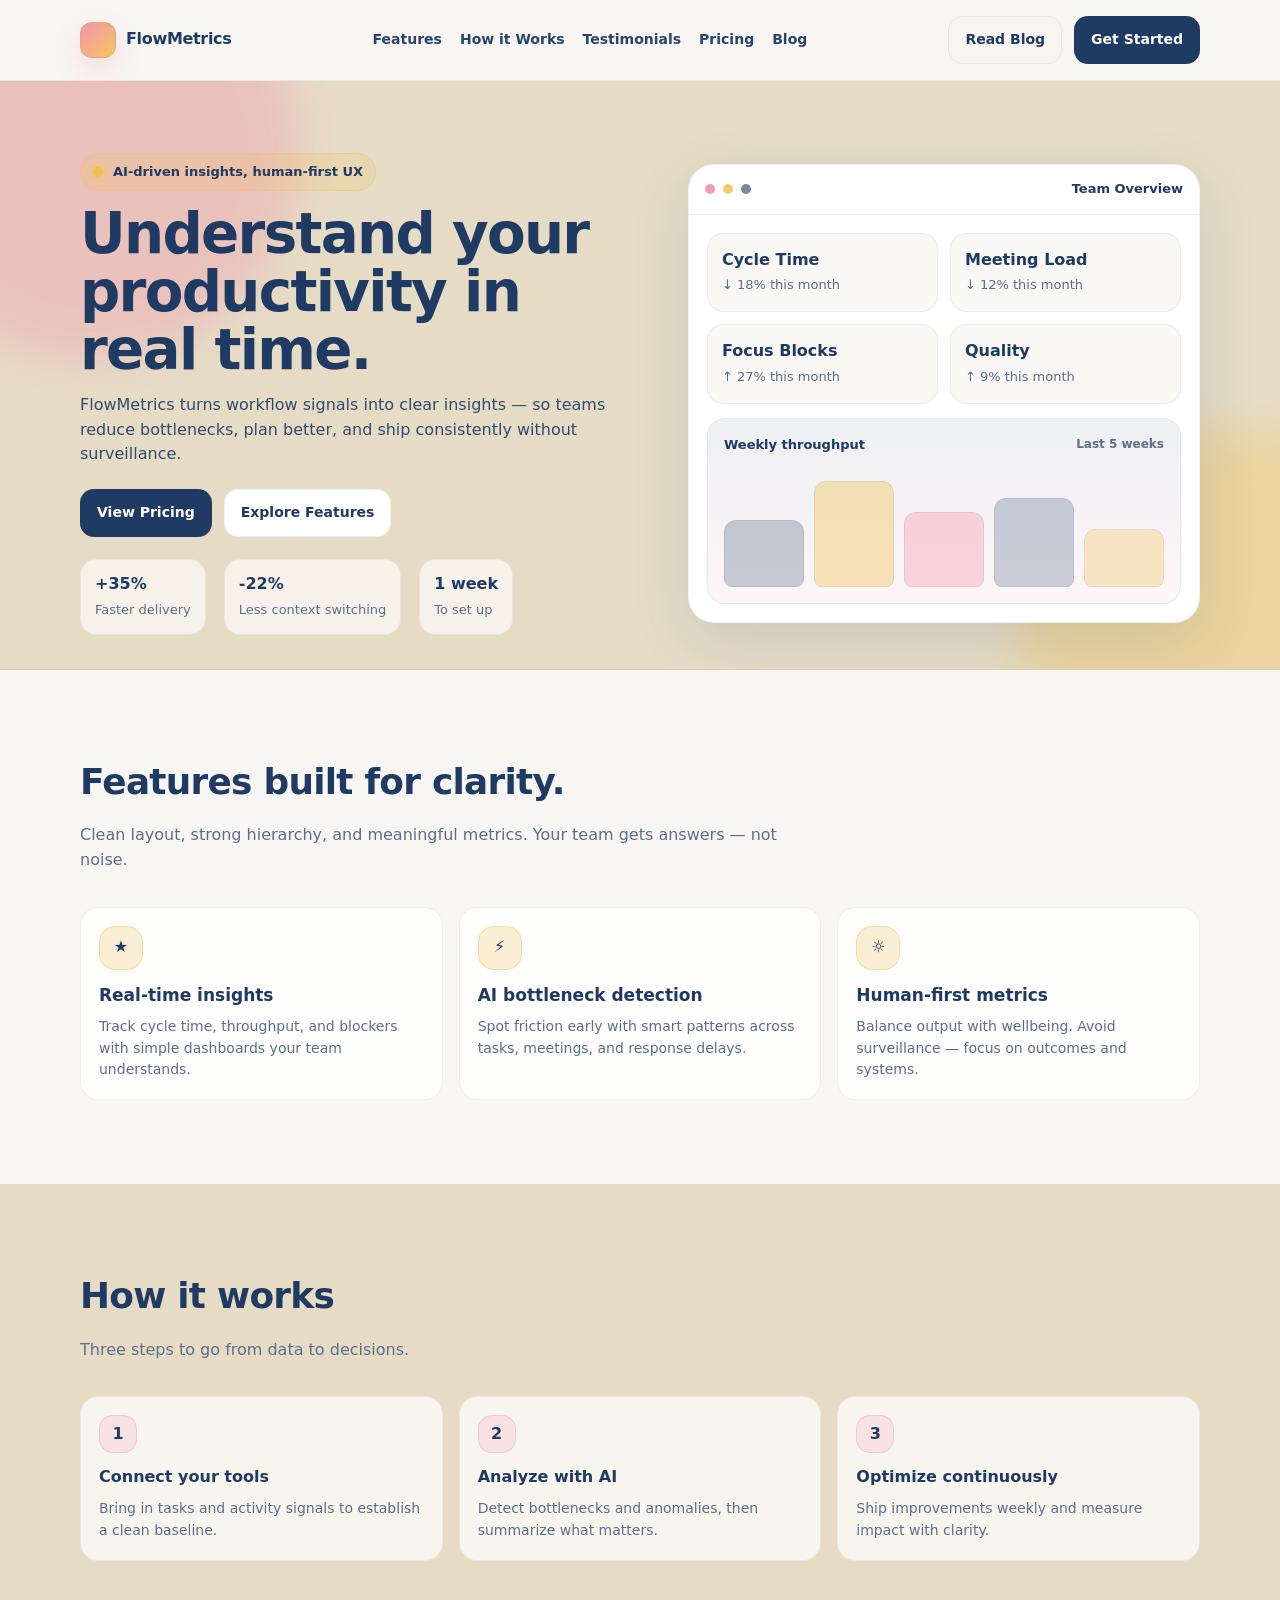
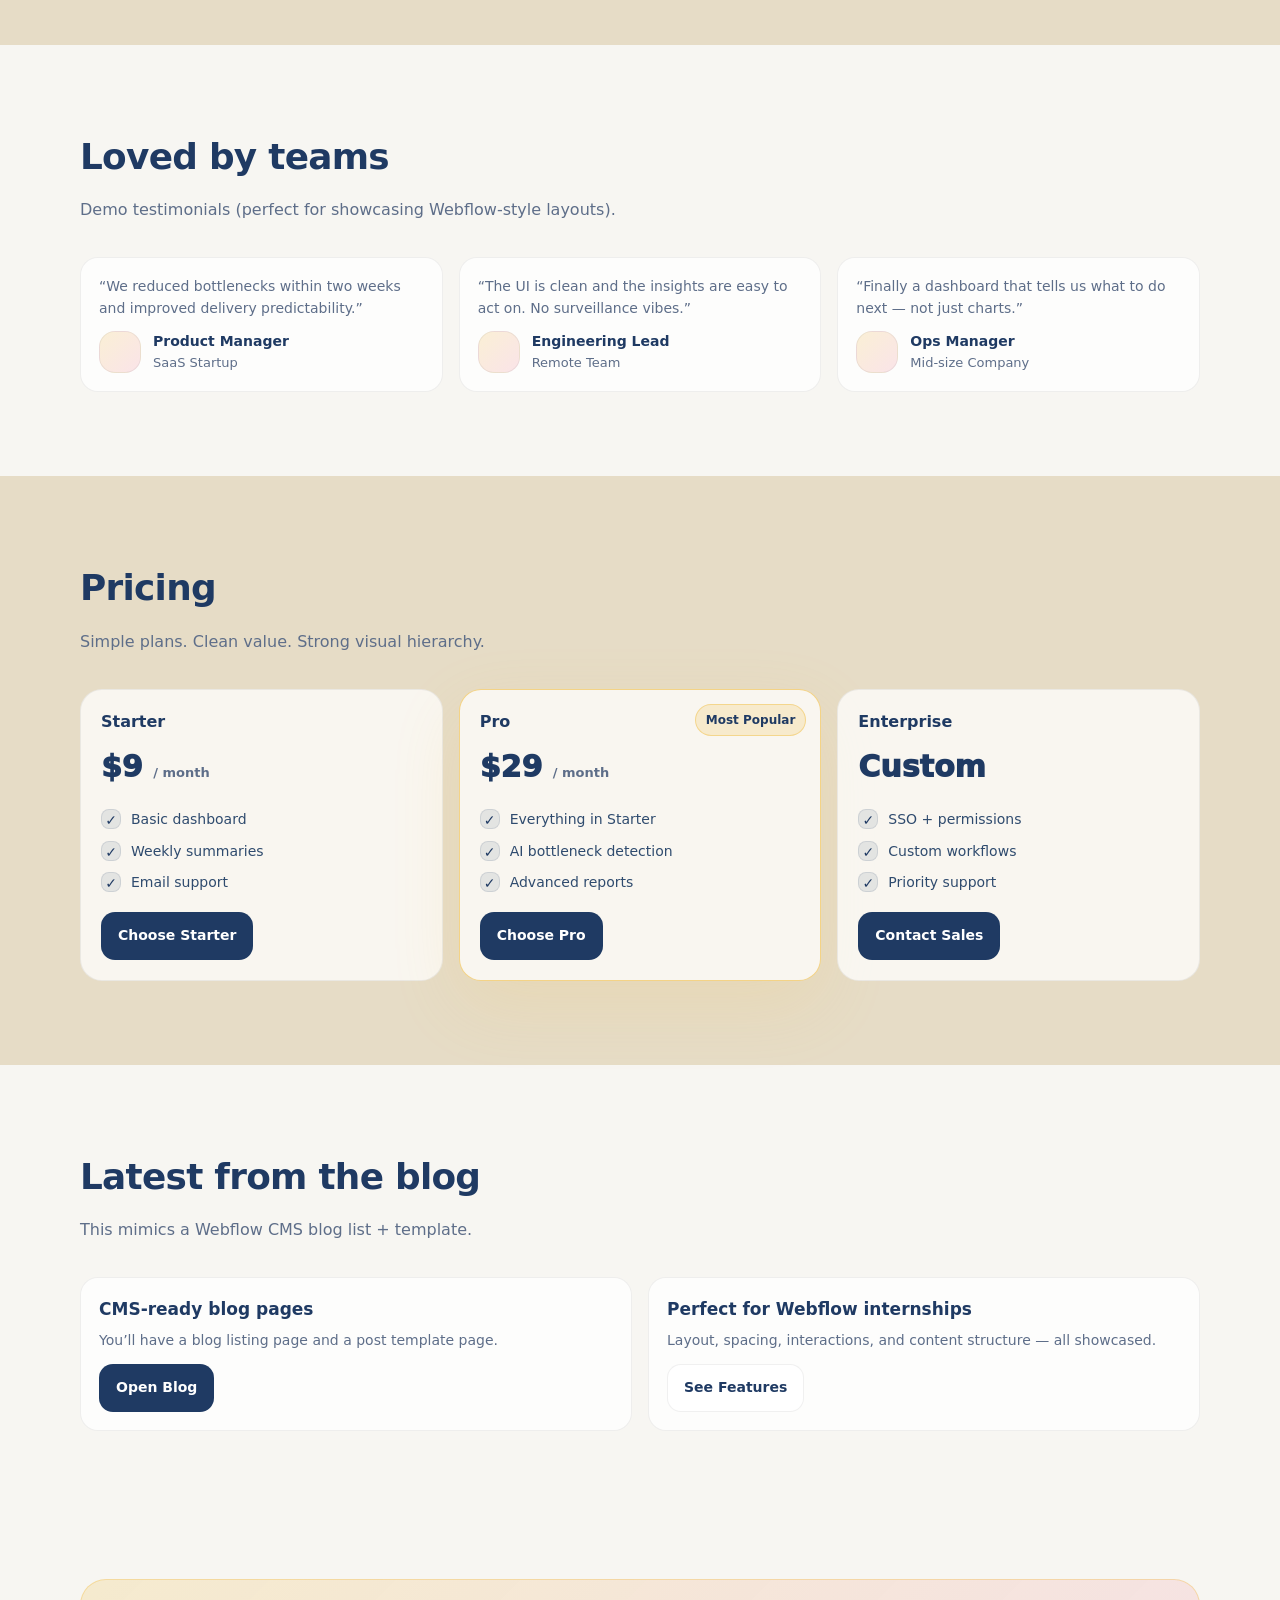
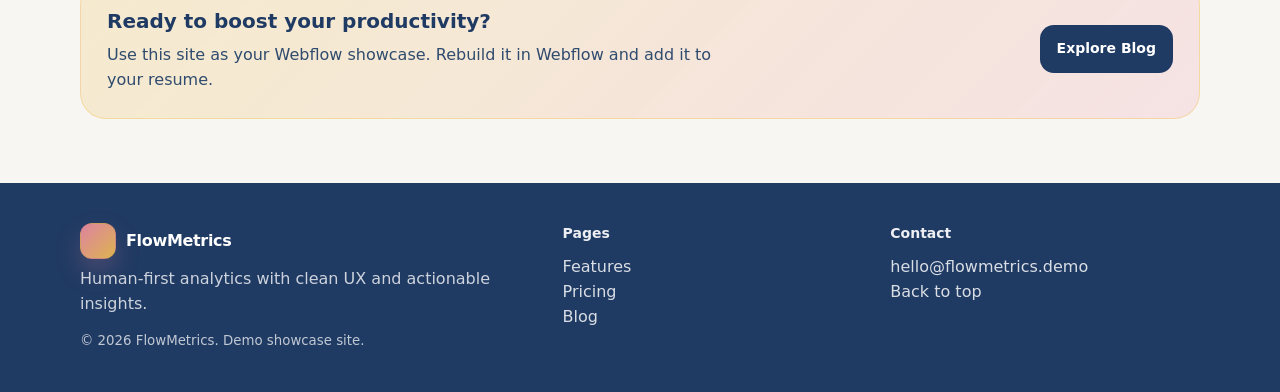
<file: index.html>
<!doctype html>
<html lang="en">

<head>
  <meta charset="UTF-8" />
  <meta name="viewport" content="width=device-width,initial-scale=1" />
  <title>FlowMetrics — Productivity Analytics</title>
  <link rel="stylesheet" href="styles.css" />
</head>

<body>

  <!-- NAV -->
  <div class="navWrap">
    <div class="container">
      <div class="nav">
        <a class="brand" href="#top">
          <span class="brandMark"></span>
          <span>FlowMetrics</span>
        </a>

        <nav class="navLinks">
          <a href="#features">Features</a>
          <a href="#how">How it Works</a>
          <a href="#testimonials">Testimonials</a>
          <a href="#pricing">Pricing</a>
          <a href="blog.html">Blog</a>
        </nav>

        <div class="navActions">
          <a class="btn ghost" href="blog.html">Read Blog</a>
          <a class="btn primary" href="#cta">Get Started</a>
          <button class="burger" id="burger" aria-label="Open menu">
            <span></span><span></span><span></span>
          </button>
        </div>
      </div>

      <div class="mobileMenu" id="mobileMenu">
        <a href="#features">Features</a>
        <a href="#how">How it Works</a>
        <a href="#testimonials">Testimonials</a>
        <a href="#pricing">Pricing</a>
        <a href="blog.html">Blog</a>
        <a href="#cta">Get Started</a>
      </div>
    </div>
  </div>

  <!-- HERO -->
  <header class="hero" id="top">
    <div class="blob pink"></div>
    <div class="blob gold"></div>

    <div class="container">
      <div class="heroGrid">
        <div class="reveal">
          <span class="badge"><span class="dot"></span> AI-driven insights, human-first UX</span>
          <h1 class="heroH">Understand your productivity in real time.</h1>
          <p class="heroP">
            FlowMetrics turns workflow signals into clear insights — so teams reduce bottlenecks,
            plan better, and ship consistently without surveillance.
          </p>

          <div class="heroCtas">
            <a class="btn primary" href="#pricing">View Pricing</a>
            <a class="btn" href="#features">Explore Features</a>
          </div>

          <div class="heroStats">
            <div class="stat">
              <strong>+35%</strong>
              <span>Faster delivery</span>
            </div>
            <div class="stat">
              <strong>-22%</strong>
              <span>Less context switching</span>
            </div>
            <div class="stat">
              <strong>1 week</strong>
              <span>To set up</span>
            </div>
          </div>
        </div>

        <div class="mock reveal" aria-label="Dashboard mock">
          <div class="mockTop">
            <div class="dots"><i></i><i></i><i></i></div>
            <strong style="font-size:13px;">Team Overview</strong>
          </div>
          <div class="mockBody">
            <div class="kpiGrid">
              <div class="kpi">
                <strong>Cycle Time</strong>
                <span>↓ 18% this month</span>
              </div>
              <div class="kpi">
                <strong>Meeting Load</strong>
                <span>↓ 12% this month</span>
              </div>
              <div class="kpi">
                <strong>Focus Blocks</strong>
                <span>↑ 27% this month</span>
              </div>
              <div class="kpi">
                <strong>Quality</strong>
                <span>↑ 9% this month</span>
              </div>
            </div>

            <div class="chart">
              <div style="display:flex;align-items:center;justify-content:space-between;gap:12px;">
                <strong style="font-size:13px;">Weekly throughput</strong>
                <span style="font-size:12px;color:var(--grey);font-weight:700;">Last 5 weeks</span>
              </div>
              <div class="bars" style="margin-top:12px;">
                <div style="height:56%"></div>
                <div></div>
                <div></div>
                <div></div>
                <div></div>
              </div>
            </div>

          </div>
        </div>
      </div>
    </div>
  </header>

  <!-- FEATURES -->
  <section class="section" id="features">
    <div class="container">
      <h2 class="sectionTitle reveal">Features built for clarity.</h2>
      <p class="sectionDesc reveal">
        Clean layout, strong hierarchy, and meaningful metrics. Your team gets answers — not noise.
      </p>

      <div class="grid3">
        <div class="card reveal">
          <div class="iconBadge">★</div>
          <h3>Real-time insights</h3>
          <p>Track cycle time, throughput, and blockers with simple dashboards your team understands.</p>
        </div>

        <div class="card reveal">
          <div class="iconBadge">⚡</div>
          <h3>AI bottleneck detection</h3>
          <p>Spot friction early with smart patterns across tasks, meetings, and response delays.</p>
        </div>

        <div class="card reveal">
          <div class="iconBadge">☼</div>
          <h3>Human-first metrics</h3>
          <p>Balance output with wellbeing. Avoid surveillance — focus on outcomes and systems.</p>
        </div>
      </div>
    </div>
  </section>

  <!-- HOW IT WORKS -->
  <section class="section alt" id="how">
    <div class="container">
      <h2 class="sectionTitle reveal">How it works</h2>
      <p class="sectionDesc reveal">Three steps to go from data to decisions.</p>

      <div class="steps">
        <div class="step reveal">
          <div class="num">1</div>
          <h3>Connect your tools</h3>
          <p>Bring in tasks and activity signals to establish a clean baseline.</p>
        </div>
        <div class="step reveal">
          <div class="num">2</div>
          <h3>Analyze with AI</h3>
          <p>Detect bottlenecks and anomalies, then summarize what matters.</p>
        </div>
        <div class="step reveal">
          <div class="num">3</div>
          <h3>Optimize continuously</h3>
          <p>Ship improvements weekly and measure impact with clarity.</p>
        </div>
      </div>
    </div>
  </section>

  <!-- TESTIMONIALS -->
  <section class="section" id="testimonials">
    <div class="container">
      <h2 class="sectionTitle reveal">Loved by teams</h2>
      <p class="sectionDesc reveal">Demo testimonials (perfect for showcasing Webflow-style layouts).</p>

      <div class="grid3">
        <div class="card reveal">
          <p class="quote">“We reduced bottlenecks within two weeks and improved delivery predictability.”</p>
          <div class="person">
            <div class="avatar"></div>
            <div>
              <strong>Product Manager</strong>
              <span>SaaS Startup</span>
            </div>
          </div>
        </div>

        <div class="card reveal">
          <p class="quote">“The UI is clean and the insights are easy to act on. No surveillance vibes.”</p>
          <div class="person">
            <div class="avatar"></div>
            <div>
              <strong>Engineering Lead</strong>
              <span>Remote Team</span>
            </div>
          </div>
        </div>

        <div class="card reveal">
          <p class="quote">“Finally a dashboard that tells us what to do next — not just charts.”</p>
          <div class="person">
            <div class="avatar"></div>
            <div>
              <strong>Ops Manager</strong>
              <span>Mid-size Company</span>
            </div>
          </div>
        </div>
      </div>
    </div>
  </section>

  <!-- PRICING -->
  <section class="section alt" id="pricing">
    <div class="container">
      <h2 class="sectionTitle reveal">Pricing</h2>
      <p class="sectionDesc reveal">Simple plans. Clean value. Strong visual hierarchy.</p>

      <div class="pricing">
        <div class="priceCard reveal">
          <div class="priceTop">
            <div>
              <p class="plan">Starter</p>
              <div class="price">$9 <small>/ month</small></div>
            </div>
          </div>

          <ul class="features">
            <li><span class="check">✓</span> Basic dashboard</li>
            <li><span class="check">✓</span> Weekly summaries</li>
            <li><span class="check">✓</span> Email support</li>
          </ul>

          <a class="btn primary" href="#cta">Choose Starter</a>
        </div>

        <div class="priceCard featured reveal">
          <span class="ribbon">Most Popular</span>
          <div class="priceTop">
            <div>
              <p class="plan">Pro</p>
              <div class="price">$29 <small>/ month</small></div>
            </div>
          </div>

          <ul class="features">
            <li><span class="check">✓</span> Everything in Starter</li>
            <li><span class="check">✓</span> AI bottleneck detection</li>
            <li><span class="check">✓</span> Advanced reports</li>
          </ul>

          <a class="btn primary" href="#cta">Choose Pro</a>
        </div>

        <div class="priceCard reveal">
          <div class="priceTop">
            <div>
              <p class="plan">Enterprise</p>
              <div class="price">Custom</div>
            </div>
          </div>

          <ul class="features">
            <li><span class="check">✓</span> SSO + permissions</li>
            <li><span class="check">✓</span> Custom workflows</li>
            <li><span class="check">✓</span> Priority support</li>
          </ul>

          <a class="btn primary" href="#cta">Contact Sales</a>
        </div>
      </div>
    </div>
  </section>

  <!-- BLOG PREVIEW -->
  <section class="section">
    <div class="container">
      <h2 class="sectionTitle reveal">Latest from the blog</h2>
      <p class="sectionDesc reveal">This mimics a Webflow CMS blog list + template.</p>

      <div class="grid2">
        <div class="card reveal">
          <h3 style="margin-top:0;">CMS-ready blog pages</h3>
          <p style="color:var(--grey);margin:0 0 12px;">
            You’ll have a blog listing page and a post template page.
          </p>
          <a class="btn primary" href="blog.html">Open Blog</a>
        </div>

        <div class="card reveal">
          <h3 style="margin-top:0;">Perfect for Webflow internships</h3>
          <p style="color:var(--grey);margin:0 0 12px;">
            Layout, spacing, interactions, and content structure — all showcased.
          </p>
          <a class="btn" href="#features">See Features</a>
        </div>
      </div>
    </div>
  </section>

  <!-- CTA -->
  <section class="section tight" id="cta">
    <div class="container">
      <div class="cta reveal">
        <div>
          <h3>Ready to boost your productivity?</h3>
          <p>Use this site as your Webflow showcase. Rebuild it in Webflow and add it to your resume.</p>
        </div>
        <a class="btn primary pulse" href="blog.html">Explore Blog</a>
      </div>
    </div>
  </section>

  <!-- FOOTER -->
  <footer class="footer">
    <div class="container">
      <div class="footerGrid">
        <div>
          <div class="brand" style="color:#fff;">
            <span class="brandMark"></span>
            <span>FlowMetrics</span>
          </div>
          <p>Human-first analytics with clean UX and actionable insights.</p>
          <small>© 2026 FlowMetrics. Demo showcase site.</small>
        </div>

        <div>
          <h4>Pages</h4>
          <a href="#features">Features</a><br />
          <a href="#pricing">Pricing</a><br />
          <a href="blog.html">Blog</a>
        </div>

        <div>
          <h4>Contact</h4>
          <a href="mailto:hello@flowmetrics.demo">hello@flowmetrics.demo</a><br />
          <a href="#top">Back to top</a>
        </div>
      </div>
    </div>
  </footer>

  <script src="script.js"></script>
</body>

</html>
</file>
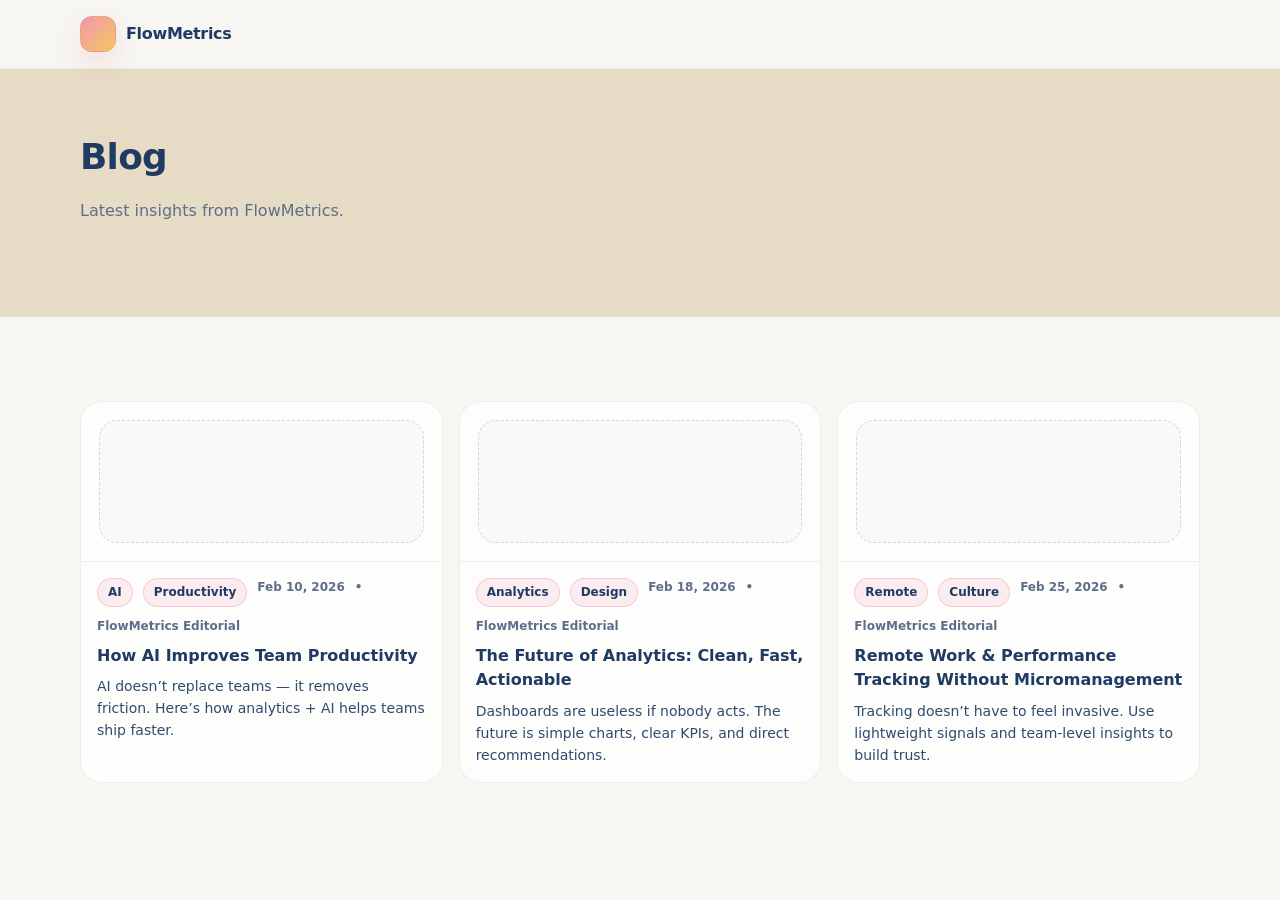
<file: blog.html>
<!doctype html>
<html lang="en">

<head>
  <meta charset="UTF-8" />
  <meta name="viewport" content="width=device-width,initial-scale=1" />
  <title>Blog — FlowMetrics</title>
  <link rel="stylesheet" href="styles.css" />
</head>

<body>

  <div class="navWrap">
    <div class="container">
      <div class="nav">
        <a class="brand" href="index.html">
          <span class="brandMark"></span>
          <span>FlowMetrics</span>
        </a>
      </div>
    </div>
  </div>

  <section class="section alt" style="padding:60px 0;">
    <div class="container">
      <h1 class="sectionTitle">Blog</h1>
      <p class="sectionDesc">Latest insights from FlowMetrics.</p>
    </div>
  </section>

  <section class="section">
    <div class="container">
      <!-- THIS IS WHAT YOU WERE MISSING -->
      <div id="blogGrid" class="blogGrid"></div>
    </div>
  </section>

  <script src="posts.js"></script>
  <script>
    document.addEventListener("DOMContentLoaded", function () {
      const grid = document.getElementById("blogGrid");
      const posts = window.BLOG_POSTS || [];

      const formatDate = (iso) => {
        const d = new Date(iso);
        return d.toLocaleDateString(undefined, {
          year: "numeric",
          month: "short",
          day: "numeric"
        });
      };

      grid.innerHTML = posts.map(post => `
        <a class="postCard" href="post.html?id=${post.id}">
          <div class="postThumb"
               style="background-image:url('${post.cover}');
                      background-size:cover;
                      background-position:center;">
          </div>
          <div class="postBody">
            <div class="meta">
              ${post.tags.map(tag => `<span class="tag">${tag}</span>`).join("")}
              <span>${formatDate(post.date)}</span>
              <span>•</span>
              <span>${post.author}</span>
            </div>
            <h3>${post.title}</h3>
            <p>${post.excerpt}</p>
          </div>
        </a>
      `).join("");
    });
  </script>

</body>

</html>
</file>
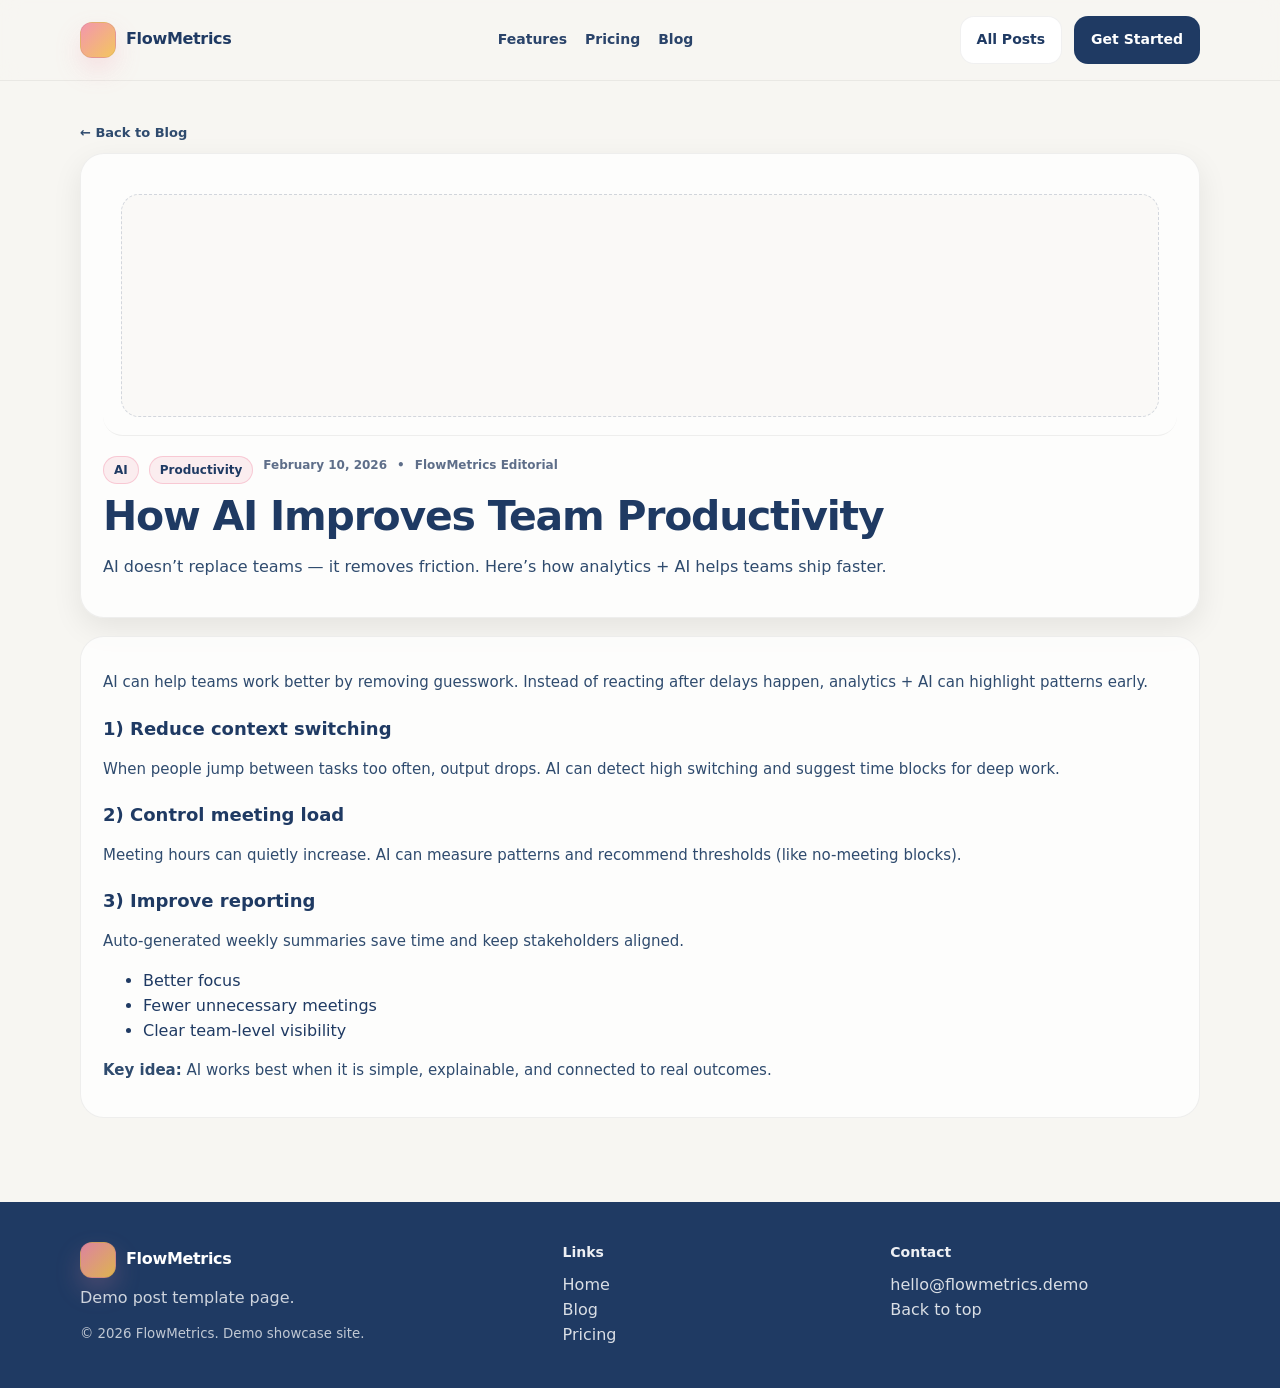
<file: post.html>
<!doctype html>
<html lang="en">

<head>
  <meta charset="UTF-8" />
  <meta name="viewport" content="width=device-width,initial-scale=1" />
  <title>Post — FlowMetrics</title>
  <link rel="stylesheet" href="styles.css" />
</head>

<body>

  <!-- NAV -->
  <div class="navWrap">
    <div class="container">
      <div class="nav">
        <a class="brand" href="index.html">
          <span class="brandMark"></span>
          <span>FlowMetrics</span>
        </a>

        <nav class="navLinks">
          <a href="index.html#features">Features</a>
          <a href="index.html#pricing">Pricing</a>
          <a href="blog.html">Blog</a>
        </nav>

        <div class="navActions">
          <a class="btn" href="blog.html">All Posts</a>
          <a class="btn primary" href="index.html#cta">Get Started</a>
          <button class="burger" id="burger" aria-label="Open menu">
            <span></span><span></span><span></span>
          </button>
        </div>
      </div>

      <div class="mobileMenu" id="mobileMenu">
        <a href="index.html#features">Features</a>
        <a href="index.html#pricing">Pricing</a>
        <a href="blog.html">Blog</a>
        <a href="index.html#cta">Get Started</a>
      </div>
    </div>
  </div>

  <main class="postWrap">
    <div class="container">
      <div class="breadcrumb reveal"><a href="blog.html">← Back to Blog</a></div>

      <div class="postHeader reveal" id="postHeader">
        <!-- Filled by JS -->
      </div>

      <div class="postContent reveal" id="postContent">
        <!-- Filled by JS -->
      </div>
    </div>
  </main>

  <footer class="footer">
    <div class="container">
      <div class="footerGrid">
        <div>
          <div class="brand" style="color:#fff;">
            <span class="brandMark"></span>
            <span>FlowMetrics</span>
          </div>
          <p>Demo post template page.</p>
          <small>© 2026 FlowMetrics. Demo showcase site.</small>
        </div>

        <div>
          <h4>Links</h4>
          <a href="index.html">Home</a><br />
          <a href="blog.html">Blog</a><br />
          <a href="index.html#pricing">Pricing</a>
        </div>

        <div>
          <h4>Contact</h4>
          <a href="mailto:hello@flowmetrics.demo">hello@flowmetrics.demo</a><br />
          <a href="index.html#top">Back to top</a>
        </div>
      </div>
    </div>
  </footer>

  <script src="posts.js"></script>
  <script src="script.js"></script>
  <script>
    const params = new URLSearchParams(location.search);
    const id = params.get("id");

    const posts = window.BLOG_POSTS || [];
    const post = posts.find(p => p.id === id) || posts[0];

    const formatDate = (iso) => {
      const d = new Date(iso);
      return d.toLocaleDateString(undefined, {
        year: "numeric",
        month: "long",
        day: "numeric"
      });
    };

    document.title = `${post.title} — FlowMetrics`;

    const header = document.getElementById("postHeader");
    header.innerHTML = `
    <div class="postThumb" 
         style="background-image:url('${post.cover}');
                background-size:cover;
                background-position:center;
                height:260px;
                border-radius:20px;
                margin-bottom:20px;">
    </div>

    <div class="meta">
      ${post.tags.map(tag => `<span class="tag">${tag}</span>`).join("")}
      <span>${formatDate(post.date)}</span>
      <span>•</span>
      <span>${post.author}</span>
    </div>

    <h1>${post.title}</h1>
    <p style="color:var(--slate);">${post.excerpt}</p>
  `;

    const content = document.getElementById("postContent");
    content.innerHTML = post.content;
  </script>
</body>

</html>
</file>
<file: styles.css>
/* =========================
   THEME TOKENS (your palette)
   ========================= */
:root {
  --navy: #1F3A63;
  /* Primary */
  --beige: #E6DCC6;
  /* Hero/alt background */
  --pink: #F28CA6;
  /* Accent */
  --gold: #F2C14E;
  /* Accent */
  --offwhite: #F7F6F2;
  /* Main background */
  --slate: #2F4B6E;
  /* Secondary text */
  --grey: #5E6E89;
  /* Soft grey text */
  --border: rgba(0, 0, 0, 0.06);

  --radius: 18px;
  --radius-sm: 14px;
  --shadow: 0 18px 60px rgba(31, 58, 99, 0.12);
  --shadow-soft: 0 10px 30px rgba(0, 0, 0, 0.08);

  --container: 1120px;
}

/* =========================
   BASE
   ========================= */
* {
  box-sizing: border-box;
}

html {
  scroll-behavior: smooth;
}

body {
  margin: 0;
  font-family: ui-sans-serif, system-ui, -apple-system, Segoe UI, Roboto, Helvetica, Arial, "Apple Color Emoji", "Segoe UI Emoji";
  background: var(--offwhite);
  color: var(--navy);
  line-height: 1.55;
}

a {
  color: inherit;
  text-decoration: none;
}

img {
  max-width: 100%;
  display: block;
}

.container {
  width: min(var(--container), calc(100% - 48px));
  margin: 0 auto;
}

.section {
  padding: 84px 0;
}

.section.alt {
  background: var(--beige);
}

.section.tight {
  padding: 64px 0;
}

.sectionTitle {
  font-size: clamp(26px, 2.8vw, 38px);
  margin: 0 0 14px;
  letter-spacing: -0.02em;
}

.sectionDesc {
  margin: 0 0 34px;
  max-width: 72ch;
  color: var(--grey);
  font-size: 16px;
}

.badge {
  display: inline-flex;
  align-items: center;
  gap: 10px;
  padding: 8px 12px;
  border-radius: 999px;
  background: rgba(242, 193, 78, 0.18);
  border: 1px solid rgba(242, 193, 78, 0.35);
  color: var(--navy);
  font-weight: 600;
  font-size: 13px;
}

.badge .dot {
  width: 10px;
  height: 10px;
  border-radius: 50%;
  background: var(--gold);
  box-shadow: 0 0 0 6px rgba(242, 193, 78, 0.18);
}

/* =========================
   NAVBAR
   ========================= */
.navWrap {
  position: sticky;
  top: 0;
  z-index: 50;
  background: rgba(247, 246, 242, 0.72);
  backdrop-filter: blur(10px);
  border-bottom: 1px solid var(--border);
}

.nav {
  display: flex;
  align-items: center;
  justify-content: space-between;
  padding: 16px 0;
  transition: padding 200ms ease;
}

.nav.shrink {
  padding: 10px 0;
}

.brand {
  display: flex;
  align-items: center;
  gap: 10px;
  font-weight: 900;
  letter-spacing: -0.02em;
}

.brandMark {
  width: 36px;
  height: 36px;
  border-radius: 12px;
  background: linear-gradient(135deg, rgba(242, 140, 166, 0.9), rgba(242, 193, 78, 0.9));
  box-shadow: 0 12px 26px rgba(242, 140, 166, 0.22);
  border: 1px solid rgba(0, 0, 0, 0.06);
}

.navLinks {
  display: flex;
  align-items: center;
  gap: 18px;
}

.navLinks a {
  color: var(--navy);
  font-weight: 600;
  font-size: 14px;
  opacity: 0.95;
}

.navLinks a:hover {
  opacity: 1;
  text-decoration: underline;
  text-underline-offset: 4px;
}

.navActions {
  display: flex;
  align-items: center;
  gap: 12px;
}

.btn {
  display: inline-flex;
  align-items: center;
  justify-content: center;
  gap: 10px;
  padding: 12px 16px;
  border-radius: 14px;
  border: 1px solid var(--border);
  background: #fff;
  color: var(--navy);
  font-weight: 700;
  font-size: 14px;
  cursor: pointer;
  transition: transform 160ms ease, box-shadow 160ms ease, background 160ms ease;
}

.btn:hover {
  transform: translateY(-2px);
  box-shadow: var(--shadow-soft);
}

.btn.primary {
  background: var(--navy);
  color: #fff;
  border-color: rgba(31, 58, 99, 0.12);
}

.btn.primary:hover {
  box-shadow: 0 14px 34px rgba(31, 58, 99, 0.28);
}

.btn.ghost {
  background: transparent;
}

/* Mobile nav */
.burger {
  display: none;
  width: 42px;
  height: 42px;
  border-radius: 14px;
  border: 1px solid var(--border);
  background: rgba(255, 255, 255, 0.6);
}

.burger span {
  display: block;
  width: 18px;
  height: 2px;
  background: var(--navy);
  margin: 4px auto;
  border-radius: 999px;
}

.mobileMenu {
  display: none;
  padding: 10px 0 18px;
}

.mobileMenu a {
  display: block;
  padding: 10px 0;
  font-weight: 700;
  color: var(--navy);
}

/* =========================
   HERO
   ========================= */
.hero {
  padding: 72px 0 34px;
  background: var(--beige);
  border-bottom: 1px solid var(--border);
  position: relative;
  overflow: hidden;
}

.heroGrid {
  display: grid;
  grid-template-columns: 1.05fr 0.95fr;
  gap: 42px;
  align-items: center;
}

.heroH {
  font-size: clamp(34px, 4.4vw, 58px);
  line-height: 1.03;
  margin: 14px 0 14px;
  letter-spacing: -0.03em;
}

.heroP {
  margin: 0 0 22px;
  color: var(--slate);
  max-width: 60ch;
  font-size: 16px;
}

.heroCtas {
  display: flex;
  flex-wrap: wrap;
  gap: 12px;
  margin: 18px 0 0;
}

.heroStats {
  display: flex;
  gap: 18px;
  margin-top: 22px;
}

.stat {
  background: rgba(255, 255, 255, 0.64);
  border: 1px solid var(--border);
  border-radius: 16px;
  padding: 12px 14px;
}

.stat strong {
  display: block;
  font-size: 16px;
}

.stat span {
  font-size: 13px;
  color: var(--grey);
}

/* Decorative blobs */
.blob {
  position: absolute;
  width: 420px;
  height: 420px;
  border-radius: 50%;
  filter: blur(22px);
  opacity: 0.45;
  pointer-events: none;
}

.blob.pink {
  background: rgba(242, 140, 166, 0.70);
  left: -120px;
  top: -140px;
}

.blob.gold {
  background: rgba(242, 193, 78, 0.70);
  right: -160px;
  bottom: -180px;
}

/* Hero mock */
.mock {
  border-radius: 26px;
  background: #fff;
  border: 1px solid var(--border);
  box-shadow: var(--shadow);
  overflow: hidden;
  transform: translateZ(0);
  animation: floaty 5.2s ease-in-out infinite;
}

@keyframes floaty {

  0%,
  100% {
    transform: translateY(0);
  }

  50% {
    transform: translateY(-10px);
  }
}

.mockTop {
  padding: 14px 16px;
  border-bottom: 1px solid var(--border);
  display: flex;
  align-items: center;
  justify-content: space-between;
}

.dots {
  display: flex;
  gap: 8px;
}

.dots i {
  width: 10px;
  height: 10px;
  border-radius: 50%;
  display: inline-block;
}

.dots i:nth-child(1) {
  background: rgba(242, 140, 166, 0.85);
}

.dots i:nth-child(2) {
  background: rgba(242, 193, 78, 0.85);
}

.dots i:nth-child(3) {
  background: rgba(47, 75, 110, 0.65);
}

.mockBody {
  padding: 18px;
}

.kpiGrid {
  display: grid;
  grid-template-columns: repeat(2, 1fr);
  gap: 12px;
}

.kpi {
  padding: 14px;
  border-radius: 16px;
  border: 1px solid var(--border);
  background: rgba(247, 246, 242, 0.72);
}

.kpi strong {
  display: block;
  font-size: 16px;
}

.kpi span {
  color: var(--grey);
  font-size: 13px;
}

.chart {
  margin-top: 14px;
  border-radius: 18px;
  border: 1px solid var(--border);
  background: linear-gradient(180deg, rgba(31, 58, 99, 0.08), rgba(242, 140, 166, 0.08));
  padding: 16px;
}

.bars {
  display: flex;
  gap: 10px;
  align-items: flex-end;
  height: 120px;
}

.bars div {
  flex: 1;
  border-radius: 12px 12px 8px 8px;
  background: rgba(31, 58, 99, 0.24);
  border: 1px solid rgba(31, 58, 99, 0.08);
}

.bars div:nth-child(2) {
  height: 88%;
  background: rgba(242, 193, 78, 0.38);
}

.bars div:nth-child(3) {
  height: 62%;
  background: rgba(242, 140, 166, 0.34);
}

.bars div:nth-child(4) {
  height: 74%;
  background: rgba(31, 58, 99, 0.22);
}

.bars div:nth-child(5) {
  height: 48%;
  background: rgba(242, 193, 78, 0.30);
}

/* =========================
   CARDS / GRIDS
   ========================= */
.grid3 {
  display: grid;
  grid-template-columns: repeat(3, 1fr);
  gap: 16px;
}

.grid2 {
  display: grid;
  grid-template-columns: repeat(2, 1fr);
  gap: 16px;
}

.card {
  border-radius: var(--radius);
  border: 1px solid var(--border);
  background: rgba(255, 255, 255, 0.72);
  box-shadow: 0 0 0 rgba(0, 0, 0, 0);
  padding: 18px;
  transition: transform 160ms ease, box-shadow 160ms ease, border-color 160ms ease;
}

.card:hover {
  transform: translateY(-4px);
  box-shadow: var(--shadow-soft);
  border-color: rgba(31, 58, 99, 0.14);
}

.iconBadge {
  width: 44px;
  height: 44px;
  border-radius: 16px;
  display: grid;
  place-items: center;
  background: rgba(242, 193, 78, 0.22);
  border: 1px solid rgba(242, 193, 78, 0.42);
  margin-bottom: 12px;
  font-weight: 900;
}

.card h3 {
  margin: 0 0 8px;
  font-size: 17px;
}

.card p {
  margin: 0;
  color: var(--grey);
  font-size: 14px;
}

/* =========================
   HOW IT WORKS
   ========================= */
.steps {
  display: grid;
  grid-template-columns: repeat(3, 1fr);
  gap: 16px;
}

.step {
  border-radius: var(--radius);
  border: 1px solid var(--border);
  background: rgba(255, 255, 255, 0.70);
  padding: 18px;
}

.step .num {
  width: 38px;
  height: 38px;
  border-radius: 14px;
  display: grid;
  place-items: center;
  font-weight: 900;
  background: rgba(242, 140, 166, 0.18);
  border: 1px solid rgba(242, 140, 166, 0.34);
  margin-bottom: 12px;
}

.step h3 {
  margin: 0 0 8px;
  font-size: 16px;
}

.step p {
  margin: 0;
  color: var(--grey);
  font-size: 14px;
}

/* =========================
   TESTIMONIALS
   ========================= */
.quote {
  font-size: 14px;
  color: var(--slate);
}

.person {
  display: flex;
  align-items: center;
  gap: 12px;
  margin-top: 12px;
}

.avatar {
  width: 42px;
  height: 42px;
  border-radius: 16px;
  border: 1px solid var(--border);
  background: linear-gradient(135deg, rgba(242, 193, 78, 0.22), rgba(242, 140, 166, 0.22));
}

.person strong {
  display: block;
  font-size: 14px;
}

.person span {
  display: block;
  font-size: 13px;
  color: var(--grey);
}

/* =========================
   PRICING
   ========================= */
.pricing {
  display: grid;
  grid-template-columns: repeat(3, 1fr);
  gap: 16px;
}

.priceCard {
  border-radius: 22px;
  border: 1px solid var(--border);
  background: rgba(255, 255, 255, 0.74);
  padding: 20px;
  position: relative;
  transition: transform 160ms ease, box-shadow 160ms ease, border-color 160ms ease;
}

.priceCard:hover {
  transform: translateY(-5px);
  box-shadow: var(--shadow-soft);
  border-color: rgba(31, 58, 99, 0.14);
}

.priceCard.featured {
  border-color: rgba(242, 193, 78, 0.65);
  box-shadow: 0 24px 70px rgba(242, 193, 78, 0.14);
}

.ribbon {
  position: absolute;
  top: 14px;
  right: 14px;
  background: rgba(242, 193, 78, 0.22);
  border: 1px solid rgba(242, 193, 78, 0.50);
  color: var(--navy);
  padding: 6px 10px;
  border-radius: 999px;
  font-weight: 800;
  font-size: 12px;
}

.priceTop {
  display: flex;
  align-items: flex-start;
  justify-content: space-between;
  gap: 12px;
}

.plan {
  margin: 0;
  font-size: 16px;
  font-weight: 900;
}

.price {
  margin: 10px 0 6px;
  font-size: 30px;
  font-weight: 950;
}

.price small {
  font-size: 13px;
  color: var(--grey);
  font-weight: 700;
}

.features {
  margin: 12px 0 18px;
  padding: 0;
  list-style: none;
}

.features li {
  display: flex;
  gap: 10px;
  align-items: flex-start;
  color: var(--slate);
  margin: 10px 0;
  font-size: 14px;
}

.check {
  width: 20px;
  height: 20px;
  border-radius: 8px;
  background: rgba(47, 75, 110, 0.10);
  border: 1px solid rgba(47, 75, 110, 0.12);
  display: grid;
  place-items: center;
  font-weight: 900;
  color: var(--navy);
}

/* =========================
   BLOG LIST
   ========================= */
.blogGrid {
  display: grid;
  grid-template-columns: repeat(3, 1fr);
  gap: 16px;
}

.postCard {
  border-radius: 22px;
  border: 1px solid var(--border);
  background: rgba(255, 255, 255, 0.74);
  overflow: hidden;
  transition: transform 160ms ease, box-shadow 160ms ease;
}

.postCard:hover {
  transform: translateY(-5px);
  box-shadow: var(--shadow-soft);
}

.postThumb {
  height: 160px;
  background: linear-gradient(135deg, rgba(31, 58, 99, 0.16), rgba(242, 140, 166, 0.18));
  border-bottom: 1px solid var(--border);
  position: relative;
}

.postThumb::after {
  content: "";
  position: absolute;
  inset: 18px;
  border-radius: 18px;
  border: 1px dashed rgba(31, 58, 99, 0.18);
  background: rgba(247, 246, 242, 0.55);
}

.postBody {
  padding: 16px;
}

.meta {
  display: flex;
  flex-wrap: wrap;
  gap: 10px;
  font-size: 12px;
  color: var(--grey);
  font-weight: 700;
}

.postBody h3 {
  margin: 8px 0 8px;
  font-size: 16px;
}

.postBody p {
  margin: 0;
  color: var(--slate);
  font-size: 14px;
}

.tag {
  display: inline-flex;
  align-items: center;
  padding: 4px 10px;
  border-radius: 999px;
  border: 1px solid rgba(242, 140, 166, 0.38);
  background: rgba(242, 140, 166, 0.14);
  color: var(--navy);
}

/* =========================
   SINGLE POST
   ========================= */
.postWrap {
  padding: 42px 0 84px;
}

.breadcrumb {
  font-weight: 800;
  font-size: 13px;
  color: var(--slate);
}

.postHeader {
  margin-top: 10px;
  background: rgba(255, 255, 255, 0.72);
  border: 1px solid var(--border);
  border-radius: 24px;
  padding: 22px;
  box-shadow: var(--shadow-soft);
}

.postHeader h1 {
  margin: 10px 0 6px;
  font-size: clamp(28px, 3.2vw, 42px);
  letter-spacing: -0.03em;
  line-height: 1.08;
}

.postContent {
  margin-top: 18px;
  background: rgba(255, 255, 255, 0.72);
  border: 1px solid var(--border);
  border-radius: 24px;
  padding: 22px;
}

.postContent h2 {
  margin-top: 20px;
  font-size: 18px;
}

.postContent p {
  color: var(--slate);
  font-size: 15px;
  margin: 12px 0;
}

/* =========================
   CTA
   ========================= */
.cta {
  border-radius: 26px;
  border: 1px solid rgba(242, 193, 78, 0.38);
  background: linear-gradient(135deg, rgba(242, 193, 78, 0.22), rgba(242, 140, 166, 0.18));
  padding: 26px;
  display: flex;
  align-items: center;
  justify-content: space-between;
  gap: 18px;
}

.cta h3 {
  margin: 0 0 6px;
  font-size: 20px;
}

.cta p {
  margin: 0;
  color: var(--slate);
  max-width: 60ch;
}

.pulse {
  animation: pulse 1.7s ease-in-out infinite;
}

@keyframes pulse {

  0%,
  100% {
    transform: translateY(0);
  }

  50% {
    transform: translateY(-3px);
  }
}

/* =========================
   FOOTER
   ========================= */
.footer {
  background: var(--navy);
  color: rgba(255, 255, 255, 0.92);
  padding: 40px 0;
}

.footerGrid {
  display: grid;
  grid-template-columns: 1.5fr 1fr 1fr;
  gap: 18px;
}

.footer a {
  color: rgba(255, 255, 255, 0.90);
  opacity: 0.92;
}

.footer a:hover {
  opacity: 1;
  text-decoration: underline;
  text-underline-offset: 4px;
}

.footer small {
  display: block;
  margin-top: 14px;
  color: rgba(255, 255, 255, 0.72);
}

.footer h4 {
  margin: 0 0 10px;
  font-size: 14px;
}

.footer p {
  margin: 8px 0 0;
  color: rgba(255, 255, 255, 0.78);
}

/* =========================
   SCROLL REVEAL (JS adds .show)
   ========================= */
.reveal {
  opacity: 0;
  transform: translateY(14px);
  transition: opacity 520ms ease, transform 520ms ease;
}

.reveal.show {
  opacity: 1;
  transform: translateY(0);
}

/* =========================
   RESPONSIVE
   ========================= */
@media (max-width: 980px) {
  .heroGrid {
    grid-template-columns: 1fr;
  }

  .grid3 {
    grid-template-columns: 1fr;
  }

  .grid2 {
    grid-template-columns: 1fr;
  }

  .steps {
    grid-template-columns: 1fr;
  }

  .pricing {
    grid-template-columns: 1fr;
  }

  .blogGrid {
    grid-template-columns: 1fr;
  }

  .footerGrid {
    grid-template-columns: 1fr;
  }

  .navLinks {
    display: none;
  }

  .burger {
    display: block;
  }

  .mobileMenu {
    display: none;
  }

  .mobileMenu.open {
    display: block;
  }
}

@media (max-width: 520px) {
  .heroStats {
    flex-direction: column;
  }

  .cta {
    flex-direction: column;
    align-items: flex-start;
  }
}
</file>
